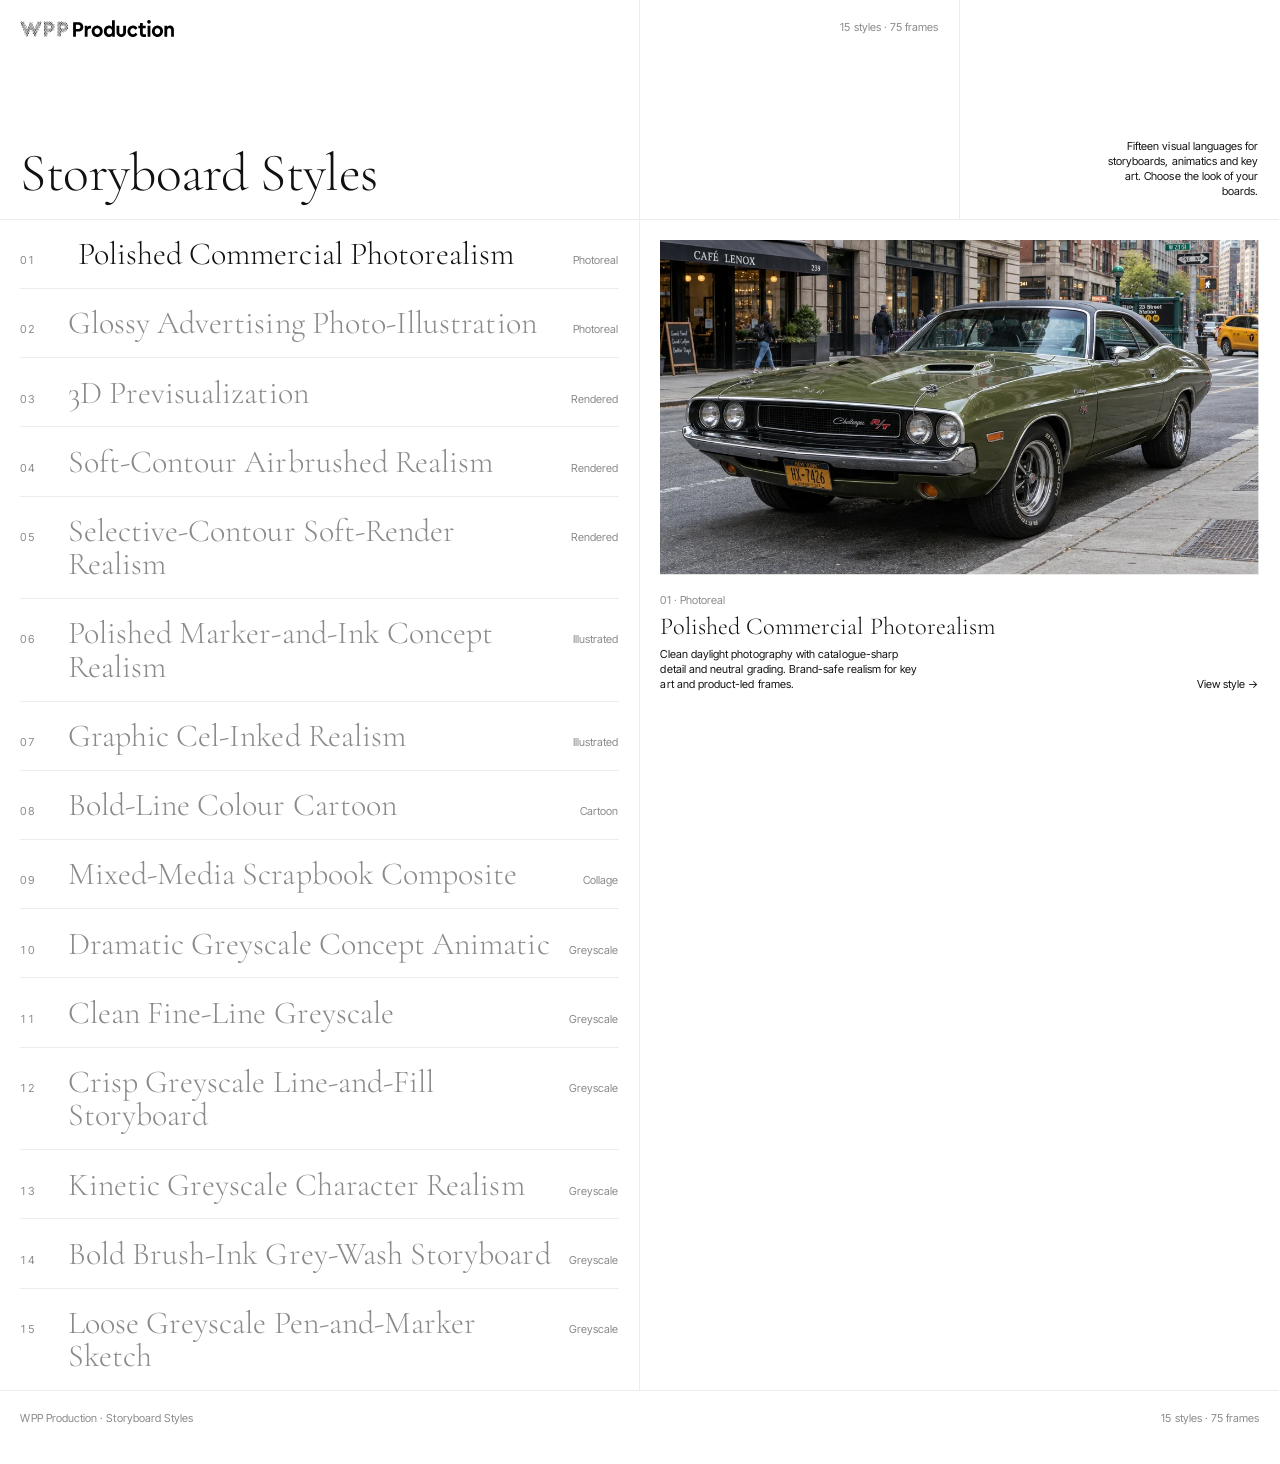
<file: index.html>
<!doctype html>
<html lang="en">
<head>
  <meta charset="utf-8">
  <meta name="viewport" content="width=device-width, initial-scale=1">
  <title>Storyboard Styles · WPP Production</title>
  <meta name="description" content="Fifteen visual languages for storyboards, animatics and key art. Browse and choose the look of your boards.">
  <meta property="og:title" content="Storyboard Styles · WPP Production">
  <meta property="og:description" content="Fifteen visual languages for storyboards, animatics and key art.">
  <link rel="icon" href="assets/favicon.svg" type="image/svg+xml">
  <link rel="preconnect" href="https://fonts.googleapis.com">
  <link rel="preconnect" href="https://fonts.gstatic.com" crossorigin>
  <link href="https://fonts.googleapis.com/css2?family=Cormorant+Garamond:ital,wght@0,300;0,400;1,300&family=Inter+Tight:wght@400;500&display=swap" rel="stylesheet">
  <link rel="stylesheet" href="styles.css">
</head>
<body>
  <a class="skip" href="#main">Skip to styles</a>

  <div class="card" id="main" tabindex="-1">
    <!-- Header row: rendered by app.js so it can change per view -->
    <header class="grid header" id="header"></header>
    <main id="view" aria-live="polite"></main>
  </div>

  <footer class="foot">
    <span>WPP Production · Storyboard Styles</span>
    <span id="foot-count">15 styles · 75 frames</span>
  </footer>

  <!-- Lightbox -->
  <div class="lightbox" id="lightbox" hidden role="dialog" aria-modal="true" aria-label="Frame viewer">
    <button class="lb-close micro link" id="lb-close" type="button">Close</button>
    <button class="lb-arrow lb-prev" id="lb-prev" type="button" aria-label="Previous frame">←</button>
    <figure class="lb-figure">
      <img id="lb-img" alt="">
      <figcaption class="micro" id="lb-cap"></figcaption>
    </figure>
    <button class="lb-arrow lb-next" id="lb-next" type="button" aria-label="Next frame">→</button>
  </div>

  <div class="toast micro" id="toast" role="status" hidden></div>

  <script src="data.js"></script>
  <script src="app.js"></script>
</body>
</html>
</file>
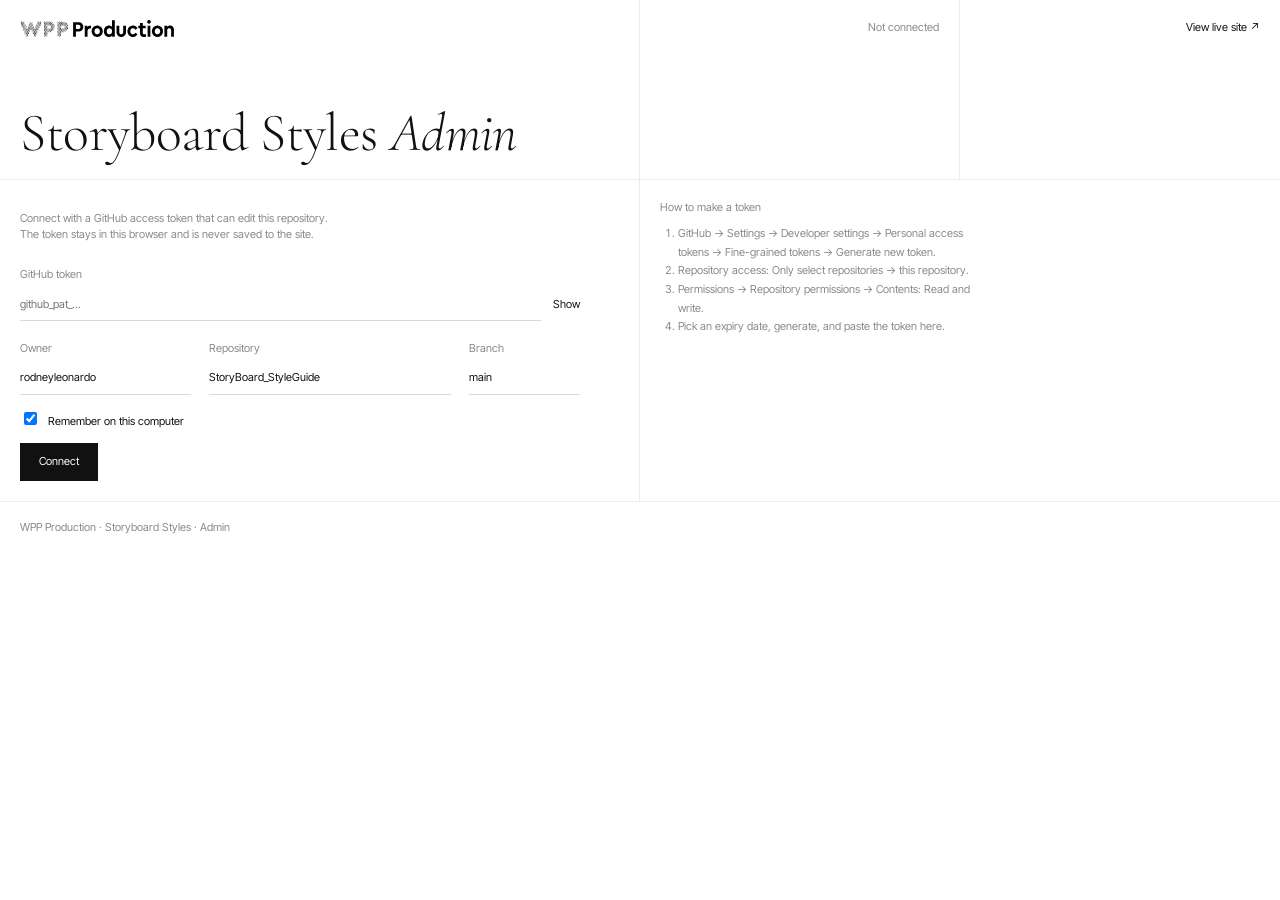
<file: admin.html>
<!doctype html>
<html lang="en">
<head>
  <meta charset="utf-8">
  <meta name="viewport" content="width=device-width, initial-scale=1">
  <meta name="robots" content="noindex, nofollow">
  <title>Admin · Storyboard Styles</title>
  <link rel="icon" href="assets/favicon.svg" type="image/svg+xml">
  <link rel="preconnect" href="https://fonts.googleapis.com">
  <link rel="preconnect" href="https://fonts.gstatic.com" crossorigin>
  <link href="https://fonts.googleapis.com/css2?family=Cormorant+Garamond:ital,wght@0,300;0,400;1,300&family=Inter+Tight:wght@400;500&display=swap" rel="stylesheet">
  <style>
    /* Admin · same tokens as the public site (styles.css), kept standalone so this page never depends on site CSS changes. */
    :root {
      --sheet: #ffffff; --ink: #111111; --muted: #8a8a8a; --hair: #ececec; --soft: #f6f6f6;
      --alert: #a3341f; --ok: #2f6b3a;
      --pad: clamp(14px, 1.6vw, 40px);
      --micro: clamp(11px, .68vw, 15px);
      --serif: "Cormorant Garamond", "EB Garamond", Garamond, "Times New Roman", serif;
      --sans: "Inter Tight", "Helvetica Neue", Helvetica, Arial, sans-serif;
      --ease: cubic-bezier(.2, .7, .1, 1);
    }
    * { box-sizing: border-box; }
    body { margin: 0; background: var(--sheet); color: var(--ink); font: 400 var(--micro)/1.4 var(--sans); -webkit-font-smoothing: antialiased; }
    img { display: block; max-width: 100%; }
    button, input, textarea, select { font: inherit; color: inherit; }
    button { background: none; border: 0; padding: 0; cursor: pointer; }
    a { color: inherit; }
    :focus-visible { outline: 1px solid var(--ink); outline-offset: 3px; }
    [hidden] { display: none !important; }

    .muted { color: var(--muted); }
    .link { position: relative; text-decoration: none; }
    .link::after { content: ""; position: absolute; left: 0; right: 0; bottom: -2px; height: 1px; background: currentColor; transform: scaleX(0); transform-origin: left; transition: transform .45s var(--ease); }
    .link:hover::after, .link:focus-visible::after { transform: scaleX(1); }
    .link[disabled] { opacity: .3; pointer-events: none; }
    .danger { color: var(--alert); }

    /* Grid */
    .grid { display: grid; grid-template-columns: repeat(4, minmax(0, 1fr)); }
    .cell { padding: var(--pad); border-right: 1px solid var(--hair); border-bottom: 1px solid var(--hair); min-width: 0; display: flex; flex-direction: column; }
    .grid > .cell:last-child { border-right: 0; }
    .span2 { grid-column: span 2; }
    .split { justify-content: space-between; }

    /* Header */
    .head .cell { min-height: clamp(180px, 14vw, 300px); }
    .logo { width: clamp(150px, 12vw, 250px); }
    .title { margin: 0; font: 300 clamp(34px, 4.2vw, 96px)/.95 var(--serif); letter-spacing: -.012em; }
    .title em { font-style: italic; }
    .tr { align-items: flex-end; text-align: right; }

    /* Connect */
    .connect { max-width: 560px; display: grid; gap: 14px; }
    .field { display: grid; gap: 6px; }
    .field label { color: var(--muted); }
    .input, .textarea {
      width: 100%; border: 0; border-bottom: 1px solid #d8d8d8; border-radius: 0; background: transparent;
      padding: 8px 0; outline: none; transition: border-color .3s;
    }
    .input:focus, .textarea:focus { border-color: var(--ink); }
    .input.big { font: 300 clamp(24px, 2.2vw, 40px)/1.1 var(--serif); }
    .masked { -webkit-text-security: disc; }
    .textarea { resize: vertical; min-height: 64px; }
    .row { display: flex; gap: 18px; flex-wrap: wrap; align-items: baseline; }
    .btn { border: 1px solid var(--ink); padding: 10px 18px; transition: background .25s, color .25s; }
    .btn:hover { background: var(--ink); color: #fff; }
    .btn.solid { background: var(--ink); color: #fff; }
    .btn.solid:hover { background: #333; }
    .btn[disabled] { opacity: .35; pointer-events: none; }

    /* Workspace */
    .work { display: grid; grid-template-columns: minmax(0, 1.25fr) minmax(0, 1fr); border-bottom: 1px solid var(--hair); }
    .list-col { border-right: 1px solid var(--hair); }
    .list-head { display: flex; justify-content: space-between; align-items: baseline; padding: 18px var(--pad); border-bottom: 1px solid var(--hair); gap: 12px; flex-wrap: wrap; }
    .list { list-style: none; margin: 0; padding: 0; }
    .item {
      display: grid; grid-template-columns: 3em clamp(90px, 9vw, 150px) minmax(0, 1fr) auto; gap: 18px; align-items: center;
      padding: 14px var(--pad); border-bottom: 1px solid var(--hair); transition: background .25s;
    }
    .item.on { background: var(--soft); }
    .item.is-hidden .thumb, .item.is-hidden .iname { opacity: .35; }
    .item.is-new .iname::after { content: "New"; margin-left: 10px; font: 400 var(--micro) var(--sans); color: var(--ok); vertical-align: middle; }
    .num { color: var(--muted); font-variant-numeric: tabular-nums; }
    .thumb { aspect-ratio: 1088 / 608; background: var(--soft); overflow: hidden; }
    .thumb img { width: 100%; height: 100%; object-fit: cover; }
    .iname { margin: 0; font: 300 clamp(18px, 1.5vw, 30px)/1.1 var(--serif); }
    .imeta { color: var(--muted); margin-top: 4px; }
    .imeta .state { color: var(--ink); }
    .item.is-hidden .imeta .state { color: var(--alert); }
    .acts { display: grid; grid-auto-flow: column; gap: 14px; align-items: center; white-space: nowrap; }
    .arrows { display: grid; gap: 2px; }
    .arrow { font: 300 16px/1 var(--serif); padding: 2px 6px; opacity: .6; }
    .arrow:hover { opacity: 1; }
    .arrow[disabled] { opacity: .15; pointer-events: none; }

    /* Editor */
    .editor { position: sticky; top: 0; align-self: start; padding: var(--pad); display: grid; gap: 22px; max-height: 100vh; overflow: auto; }
    .editor h2 { margin: 0; font: 300 clamp(26px, 2.4vw, 46px)/1 var(--serif); }
    .frames { display: grid; grid-template-columns: repeat(5, minmax(0, 1fr)); gap: 10px; }
    .drop {
      position: relative; aspect-ratio: 1088 / 608; border: 1px dashed #cfcfcf; background: var(--soft);
      display: flex; align-items: center; justify-content: center; text-align: center; cursor: pointer; overflow: hidden;
      transition: border-color .25s, background .25s;
    }
    .drop:hover, .drop.drag { border-color: var(--ink); background: #efefef; }
    .drop img { position: absolute; inset: 0; width: 100%; height: 100%; object-fit: cover; }
    .drop .plus { font: 300 22px/1 var(--serif); color: var(--muted); }
    .drop.filled { border-style: solid; border-color: var(--hair); }
    .drop.changed::after { content: ""; position: absolute; top: 6px; right: 6px; width: 7px; height: 7px; border-radius: 50%; background: var(--ok); }
    .flabel { display: flex; justify-content: space-between; margin-top: 6px; color: var(--muted); }
    .hint { color: var(--muted); max-width: 52ch; }
    .err { color: var(--alert); }

    .confirm { border: 1px solid var(--alert); padding: 14px; display: grid; gap: 10px; }

    /* Publish bar */
    .bar {
      position: sticky; bottom: 0; z-index: 5; background: rgba(255,255,255,.96); backdrop-filter: blur(6px);
      border-top: 1px solid var(--ink); padding: 14px var(--pad) calc(14px + env(safe-area-inset-bottom, 0px));
      display: flex; justify-content: space-between; align-items: center; gap: 16px; flex-wrap: wrap;
    }
    .changes { display: flex; gap: 6px 18px; flex-wrap: wrap; }
    .changes span::before { content: "· "; color: var(--muted); }
    .status { min-height: 1.4em; }
    .status.ok { color: var(--ok); }
    .status.bad { color: var(--alert); }
    .foot { display: flex; justify-content: space-between; padding: 18px var(--pad) 40px; color: var(--muted); gap: 12px; flex-wrap: wrap; }

    @media (max-width: 1000px) {
      .work { grid-template-columns: 1fr; }
      .list-col { border-right: 0; }
      .editor { position: static; max-height: none; border-top: 1px solid var(--ink); }
    }
    @media (max-width: 680px) {
      .grid { grid-template-columns: 1fr 1fr; }
      .head .cell { min-height: 120px; }
      .head .hide-m { display: none; }
      .head .cell { grid-column: 1 / -1; border-right: 0; }
      .head .tr { min-height: 0; flex-direction: row; align-items: baseline; padding-top: 12px; padding-bottom: 12px; }
      .item .arrows { grid-auto-flow: column; }
      .item { grid-template-columns: 90px minmax(0, 1fr); grid-template-areas: "t n" "t a"; gap: 6px 12px; }
      .item .num { display: none; }
      .item .thumb { grid-area: t; }
      .item .main { grid-area: n; }
      .item .acts { grid-area: a; justify-content: start; gap: 12px; }
      .frames { grid-template-columns: repeat(2, minmax(0, 1fr)); }
    }
    @media (prefers-reduced-motion: reduce) { * { transition: none !important; } }
  </style>
</head>
<body>

  <header class="grid head">
    <div class="cell split span2">
      <img class="logo" src="assets/wpp-production-logo.svg" alt="WPP Production">
      <h1 class="title">Storyboard Styles <em>Admin</em></h1>
    </div>
    <div class="cell tr hide-m"><span class="muted" id="repo-label">Not connected</span></div>
    <div class="cell split tr">
      <a class="link" href="./" target="_blank" rel="noopener">View live site ↗</a>
      <span class="muted" id="count-label"></span>
    </div>
  </header>

  <!-- Step 1: connect -->
  <section id="connect-view" class="grid">
    <div class="cell span2">
      <form class="connect" id="connect-form" autocomplete="off">
        <p class="hint">Connect with a GitHub access token that can edit this repository. The token stays in this browser and is never saved to the site.</p>
        <div class="field">
          <label for="f-token">GitHub token</label>
          <div class="row" style="gap:12px;flex-wrap:nowrap"><input class="input masked" id="f-token" name="gh-access-code" type="text" autocomplete="off" autocapitalize="off" autocorrect="off" spellcheck="false" data-1p-ignore data-lpignore="true" placeholder="github_pat_…" required><button class="link" type="button" id="f-show">Show</button></div>
          <span class="muted" id="f-len"></span>
        </div>
        <div class="row">
          <div class="field" style="flex:1 1 160px"><label for="f-owner">Owner</label><input class="input" id="f-owner" value="rodneyleonardo" required></div>
          <div class="field" style="flex:2 1 220px"><label for="f-repo">Repository</label><input class="input" id="f-repo" value="StoryBoard_StyleGuide" required></div>
          <div class="field" style="flex:1 1 100px"><label for="f-branch">Branch</label><input class="input" id="f-branch" value="main" required></div>
        </div>
        <label class="row" style="gap:8px"><input type="checkbox" id="f-remember" checked> <span>Remember on this computer</span></label>
        <div class="row"><button class="btn solid" type="submit" id="connect-btn">Connect</button><span class="status" id="connect-status"></span></div>
      </form>
    </div>
    <div class="cell span2">
      <p class="muted" style="margin:0 0 8px">How to make a token</p>
      <ol class="hint" style="margin:0;padding-left:18px;line-height:1.7">
        <li>GitHub → Settings → Developer settings → Personal access tokens → Fine-grained tokens → Generate new token.</li>
        <li>Repository access: Only select repositories → this repository.</li>
        <li>Permissions → Repository permissions → Contents: Read and write.</li>
        <li>Pick an expiry date, generate, and paste the token here.</li>
      </ol>
    </div>
  </section>

  <!-- Step 2: manage -->
  <section id="work-view" hidden>
    <div class="work">
      <div class="list-col">
        <div class="list-head">
          <span class="muted">Reorder with the arrows. Hidden styles stay in the library but don't appear on the site.</span>
          <button class="link" type="button" id="add-btn">+ Add a new style</button>
        </div>
        <ol class="list" id="list"></ol>
      </div>
      <aside class="editor" id="editor" aria-live="polite"></aside>
    </div>

    <div class="bar">
      <div>
        <div class="changes" id="changes"><span class="muted" style="all:unset;color:var(--muted)">No changes yet.</span></div>
        <div class="status" id="pub-status"></div>
      </div>
      <div class="row">
        <button class="link" type="button" id="discard-btn" disabled>Discard changes</button>
        <button class="btn solid" type="button" id="publish-btn" disabled>Publish to site</button>
      </div>
    </div>
  </section>

  <footer class="foot">
    <span>WPP Production · Storyboard Styles · Admin</span>
    <button class="link" type="button" id="signout-btn" hidden>Disconnect</button>
  </footer>

<script>
(function () {
  "use strict";

  /* ---------- config ---------- */
  var W = 1088, H = 608, QUALITY = 0.86;
  var API = "https://api.github.com";
  var LS = "wpp-styles-admin";
  var DEFAULT_SCENES = { car: "Street", kid: "Breakfast", keeper: "Goalkeeper", elephants: "Elephants", lake: "Lake" };

  var cfg = null;              // { token, owner, repo, branch }
  var base = null;             // { styles, scenes, extras, dataSha, headSha }
  var styles = [];             // working copy
  var pendingImgs = {};        // path -> { b64, url }
  var deletedSlugs = [];       // slugs whose image folders should be removed
  var selected = null;         // slug in editor, "__new" for new
  var draft = null;            // editor working object for new style
  var canWebp = null;

  var $ = function (s) { return document.querySelector(s); };
  function esc(t) { return String(t == null ? "" : t).replace(/[&<>"]/g, function (c) { return { "&": "&amp;", "<": "&lt;", ">": "&gt;", '"': "&quot;" }[c]; }); }
  function pad(n) { return (n < 10 ? "0" : "") + n; }
  function slugify(s) { return String(s).toLowerCase().normalize("NFKD").replace(/[̀-ͯ]/g, "").replace(/[^a-z0-9]+/g, "-").replace(/^-+|-+$/g, ""); }
  function scenes() { return (base && base.scenes) || DEFAULT_SCENES; }
  function sceneKeys() { return Object.keys(scenes()); }
  function imgPath(slug, key) { return "images/" + slug + "/" + key + "-1.webp"; }
  function store(get, val) {
    try { if (get) return JSON.parse(localStorage.getItem(LS) || "null"); if (val) localStorage.setItem(LS, JSON.stringify(val)); else localStorage.removeItem(LS); } catch (e) { return null; }
  }

  /* ---------- GitHub API ---------- */
  function gh(path, opts) {
    opts = opts || {};
    return fetch(API + path, {
      method: opts.method || "GET",
      headers: { "Authorization": "Bearer " + cfg.token, "Accept": "application/vnd.github+json", "X-GitHub-Api-Version": "2022-11-28", "Content-Type": "application/json" },
      body: opts.body ? JSON.stringify(opts.body) : undefined,
      cache: "no-store"
    }).then(function (r) {
      if (r.status === 404 && opts.allow404) return null;
      if (!r.ok) return r.json().catch(function () { return {}; }).then(function (j) {
        var msg = j.message || ("GitHub error " + r.status);
        if (r.status === 401) msg = "GitHub didn't accept the token. Check that it's pasted fully and hasn't expired.";
        if (r.status === 403 || r.status === 404) msg = "The token can't reach " + cfg.owner + "/" + cfg.repo + ". Make sure it has Contents: Read and write on this repository.";
        throw new Error(msg);
      });
      return r.status === 204 ? null : r.json();
    });
  }
  var repoPath = function () { return "/repos/" + encodeURIComponent(cfg.owner) + "/" + encodeURIComponent(cfg.repo); };
  function b64ToText(b64) { var bin = atob(b64.replace(/\n/g, "")); var bytes = new Uint8Array(bin.length); for (var i = 0; i < bin.length; i++) bytes[i] = bin.charCodeAt(i); return new TextDecoder().decode(bytes); }

  function parseData(text) {
    var w = {};
    new Function("window", text)(w);
    if (!Array.isArray(w.STYLES)) throw new Error("data.js doesn't contain a style list.");
    var extras = {};
    Object.keys(w).forEach(function (k) { if (k !== "STYLES" && k !== "SCENES") extras[k] = w[k]; });
    return { styles: w.STYLES, scenes: w.SCENES || DEFAULT_SCENES, extras: extras };
  }

  function serialize(list) {
    var clean = list.map(function (s) {
      var o = { slug: s.slug, name: s.name, family: s.family, frames: sceneKeys().length, description: s.description };
      if (s.hidden) o.hidden = true;
      return o;
    });
    var out = "/*\n  Storyboard Styles: content.\n  Managed from admin.html. Each style has one frame per scene, stored in images/<slug>/<scene>-1.webp.\n  A style with hidden: true stays in the library but is not shown on the site.\n*/\n";
    out += "window.STYLES = " + JSON.stringify(clean, null, 2) + ";\n\n";
    out += "window.SCENES = " + JSON.stringify(scenes(), null, 2) + ";\n";
    Object.keys(base.extras).forEach(function (k) { out += "window." + k + " = " + JSON.stringify(base.extras[k]) + ";\n"; });
    return out;
  }

  function load() {
    var refP = gh(repoPath() + "/git/ref/heads/" + encodeURIComponent(cfg.branch));
    var dataP = gh(repoPath() + "/contents/data.js?ref=" + encodeURIComponent(cfg.branch));
    return Promise.all([refP, dataP]).then(function (res) {
      var parsed = parseData(b64ToText(res[1].content));
      base = { styles: parsed.styles, scenes: parsed.scenes, extras: parsed.extras, dataSha: res[1].sha, headSha: res[0].object.sha };
      styles = JSON.parse(JSON.stringify(parsed.styles));
      pendingImgs = {}; deletedSlugs = []; selected = null; draft = null;
    });
  }

  /* ---------- image conversion ---------- */
  function detectWebp() {
    if (canWebp !== null) return canWebp;
    var c = document.createElement("canvas"); c.width = c.height = 2;
    canWebp = c.toDataURL("image/webp").indexOf("data:image/webp") === 0;
    return canWebp;
  }
  function convert(file) {
    return new Promise(function (resolve, reject) {
      if (!file || !/^image\//.test(file.type)) return reject(new Error("That file isn't an image."));
      if (!detectWebp()) return reject(new Error("This browser can't create WebP images. Please use Chrome for adding frames."));
      var url = URL.createObjectURL(file), im = new Image();
      im.onload = function () {
        var c = document.createElement("canvas"); c.width = W; c.height = H;
        var g = c.getContext("2d"), s = Math.max(W / im.naturalWidth, H / im.naturalHeight);
        var dw = im.naturalWidth * s, dh = im.naturalHeight * s;
        g.drawImage(im, (W - dw) / 2, (H - dh) / 2, dw, dh);
        URL.revokeObjectURL(url);
        var data = c.toDataURL("image/webp", QUALITY);
        resolve({ b64: data.split(",")[1], url: data, ratioOff: Math.abs(im.naturalWidth / im.naturalHeight - W / H) > 0.02 });
      };
      im.onerror = function () { URL.revokeObjectURL(url); reject(new Error("Couldn't read that image.")); };
      im.src = url;
    });
  }

  /* ---------- change tracking ---------- */
  function diff() {
    var out = [], baseBy = {}, curBy = {};
    base.styles.forEach(function (s) { baseBy[s.slug] = s; });
    styles.forEach(function (s) { curBy[s.slug] = s; });
    styles.forEach(function (s) {
      var b = baseBy[s.slug];
      if (!b) { out.push("Add " + s.name); return; }
      if (!!b.hidden !== !!s.hidden) out.push((s.hidden ? "Hide " : "Show ") + s.name);
      if (b.name !== s.name || b.family !== s.family || b.description !== s.description) out.push("Edit " + s.name);
      var changed = sceneKeys().filter(function (k) { return pendingImgs[imgPath(s.slug, k)]; }).length;
      if (changed) out.push("Replace " + changed + " frame" + (changed > 1 ? "s" : "") + " in " + s.name);
    });
    base.styles.forEach(function (s) { if (!curBy[s.slug]) out.push("Delete " + s.name); });
    var bOrder = base.styles.map(function (s) { return s.slug; }).filter(function (x) { return curBy[x]; }).join();
    var cOrder = styles.map(function (s) { return s.slug; }).filter(function (x) { return baseBy[x]; }).join();
    if (bOrder !== cOrder) out.push("Reorder list");
    return out;
  }

  /* ---------- render ---------- */
  function thumbSrc(s) { var p = imgPath(s.slug, sceneKeys()[0]); return pendingImgs[p] ? pendingImgs[p].url : p + "?v=" + base.headSha.slice(0, 7); }
  function isNew(s) { return !base.styles.some(function (b) { return b.slug === s.slug; }); }

  function renderList() {
    var live = styles.filter(function (s) { return !s.hidden; }).length;
    $("#count-label").textContent = live + " live · " + (styles.length - live) + " hidden";
    $("#list").innerHTML = styles.map(function (s, i) {
      return '<li class="item' + (s.hidden ? " is-hidden" : "") + (isNew(s) ? " is-new" : "") + (selected === s.slug ? " on" : "") + '" data-slug="' + esc(s.slug) + '">' +
        '<span class="num">' + pad(i + 1) + '</span>' +
        '<div class="thumb"><img src="' + esc(thumbSrc(s)) + '" alt="" loading="lazy"></div>' +
        '<div class="main"><p class="iname">' + esc(s.name) + '</p><div class="imeta">' + esc(s.family) + ' · <span class="state">' + (s.hidden ? "Hidden" : "Live") + '</span></div></div>' +
        '<div class="acts">' +
          '<span class="arrows"><button class="arrow" data-act="up" aria-label="Move up"' + (i === 0 ? " disabled" : "") + '>↑</button><button class="arrow" data-act="down" aria-label="Move down"' + (i === styles.length - 1 ? " disabled" : "") + '>↓</button></span>' +
          '<button class="link" data-act="edit">Edit</button>' +
          '<button class="link" data-act="toggle">' + (s.hidden ? "Show" : "Hide") + '</button>' +
        '</div></li>';
    }).join("");
    var d = diff();
    $("#changes").innerHTML = d.length ? d.map(function (x) { return "<span>" + esc(x) + "</span>"; }).join("") : '<span class="muted" style="all:unset;color:var(--muted)">No changes yet.</span>';
    $("#publish-btn").disabled = !d.length;
    $("#discard-btn").disabled = !d.length;
  }

  function frameGrid(slug, existing) {
    return '<div class="frames">' + sceneKeys().map(function (k, n) {
      var p = slug ? imgPath(slug, k) : null, pend = p && pendingImgs[p], dk = draft && draft.imgs && draft.imgs[k];
      var src = pend ? pend.url : dk ? dk.url : (existing && p ? p + "?v=" + base.headSha.slice(0, 7) : "");
      return '<div><label class="drop' + (src ? " filled" : "") + (pend || dk ? " changed" : "") + '" data-key="' + k + '" tabindex="0">' +
        (src ? '<img src="' + esc(src) + '" alt="">' : '<span class="plus">+</span>') +
        '<input type="file" accept="image/*" hidden></label>' +
        '<div class="flabel"><span>' + esc(scenes()[k]) + '</span><span>' + pad(n + 1) + '</span></div></div>';
    }).join("") + '</div>';
  }

  function families() {
    var f = {}; styles.forEach(function (s) { if (s.family) f[s.family] = 1; });
    return '<datalist id="fams">' + Object.keys(f).map(function (x) { return '<option value="' + esc(x) + '">'; }).join("") + '</datalist>';
  }

  function renderEditor() {
    var ed = $("#editor");
    if (!selected) {
      ed.innerHTML = '<p class="muted" style="margin:0">Select Edit on a style, or add a new one.</p>' +
        '<p class="hint">Changes are staged here until you press Publish to site. Publishing makes one commit to GitHub, and the live site updates in about a minute.</p>';
      return;
    }
    if (selected === "__new") {
      ed.innerHTML = '<h2>New style</h2>' +
        '<div class="field"><label for="e-name">Name</label><input class="input big" id="e-name" value="' + esc(draft.name) + '" placeholder="Style name"></div>' +
        '<div class="field"><label for="e-family">Family</label><input class="input" id="e-family" list="fams" value="' + esc(draft.family) + '" placeholder="Photoreal, Illustrated, Greyscale…">' + families() + '</div>' +
        '<div class="field"><label for="e-desc">Description</label><textarea class="textarea" id="e-desc" rows="3" placeholder="One or two short sentences.">' + esc(draft.description) + '</textarea></div>' +
        '<div class="field"><label>Frames, one per scene. Click or drop an image on each.</label>' + frameGrid(null, false) + '</div>' +
        '<p class="hint">Images are resized to 1088 × 608 and saved as WebP. The first frame is the thumbnail on the home page.</p>' +
        '<p class="err" id="e-err"></p>' +
        '<div class="row"><button class="btn solid" type="button" id="e-save">Add to list</button><button class="link" type="button" id="e-cancel">Cancel</button></div>';
      wireEditor(true);
      return;
    }
    var s = styles.filter(function (x) { return x.slug === selected; })[0];
    if (!s) { selected = null; return renderEditor(); }
    ed.innerHTML = '<span class="muted">' + esc(s.slug) + '</span>' +
      '<div class="field"><label for="e-name">Name</label><input class="input big" id="e-name" value="' + esc(s.name) + '"></div>' +
      '<div class="field"><label for="e-family">Family</label><input class="input" id="e-family" list="fams" value="' + esc(s.family) + '">' + families() + '</div>' +
      '<div class="field"><label for="e-desc">Description</label><textarea class="textarea" id="e-desc" rows="3">' + esc(s.description) + '</textarea></div>' +
      '<div class="field"><label>Frames. Drop an image on any frame to replace it.</label>' + frameGrid(s.slug, !isNew(s)) + '</div>' +
      '<p class="err" id="e-err"></p>' +
      '<div class="row"><button class="btn solid" type="button" id="e-save">Apply</button><button class="link" type="button" id="e-cancel">Close</button>' +
      '<span style="flex:1"></span><button class="link danger" type="button" id="e-delete">Delete style</button></div>' +
      '<div id="e-confirm"></div>';
    wireEditor(false, s);
  }

  function wireEditor(isNewStyle, s) {
    document.querySelectorAll("#editor .drop").forEach(function (dz) {
      var input = dz.querySelector("input"), key = dz.dataset.key;
      function take(file) {
        $("#e-err").className = "hint"; $("#e-err").textContent = "Converting " + scenes()[key] + "…";
        convert(file).then(function (res) {
          var er = $("#e-err"); er.className = "hint"; er.textContent = res.ratioOff ? scenes()[key] + " wasn't 16:9, so it was centre-cropped to fit." : "";
          if (isNewStyle) { draft.imgs[key] = res; }
          else { pendingImgs[imgPath(s.slug, key)] = res; renderList(); }
          var old = dz.querySelector("img, .plus"); if (old) old.remove();
          var im = document.createElement("img"); im.src = res.url; im.alt = ""; dz.insertBefore(im, input);
          dz.classList.add("filled", "changed");
        }).catch(function (e) { $("#e-err").className = "err"; $("#e-err").textContent = e.message; });
      }
      input.addEventListener("change", function () { if (input.files[0]) take(input.files[0]); });
      dz.addEventListener("keydown", function (e) { if (e.key === "Enter" || e.key === " ") { e.preventDefault(); input.click(); } });
      dz.addEventListener("dragover", function (e) { e.preventDefault(); dz.classList.add("drag"); });
      dz.addEventListener("dragleave", function () { dz.classList.remove("drag"); });
      dz.addEventListener("drop", function (e) { e.preventDefault(); dz.classList.remove("drag"); if (e.dataTransfer.files[0]) take(e.dataTransfer.files[0]); });
    });
    $("#e-cancel").addEventListener("click", function () { selected = null; draft = null; renderList(); renderEditor(); });
    $("#e-save").addEventListener("click", function () {
      var name = $("#e-name").value.trim(), fam = $("#e-family").value.trim(), desc = $("#e-desc").value.trim(), err = $("#e-err"); err.className = "err";
      if (!name) { err.textContent = "Give the style a name."; return; }
      if (!fam) { err.textContent = "Add a family, for example Illustrated."; return; }
      if (isNewStyle) {
        var missing = sceneKeys().filter(function (k) { return !draft.imgs[k]; });
        if (missing.length) { err.textContent = "Add the missing frame" + (missing.length > 1 ? "s" : "") + ": " + missing.map(function (k) { return scenes()[k]; }).join(", ") + "."; return; }
        var slug = slugify(name), n = 2;
        while (styles.some(function (x) { return x.slug === slug; }) || base.styles.some(function (x) { return x.slug === slug; })) slug = slugify(name) + "-" + n++;
        sceneKeys().forEach(function (k) { pendingImgs[imgPath(slug, k)] = draft.imgs[k]; });
        deletedSlugs = deletedSlugs.filter(function (x) { return x !== slug; });
        styles.push({ slug: slug, name: name, family: fam, frames: sceneKeys().length, description: desc });
        selected = null; draft = null;
      } else {
        s.name = name; s.family = fam; s.description = desc; selected = null;
      }
      renderList(); renderEditor();
      $("#pub-status").className = "status"; $("#pub-status").textContent = "Staged. Press Publish to site when you're ready.";
    });
    var del = $("#e-delete");
    if (del) del.addEventListener("click", function () {
      $("#e-confirm").innerHTML = '<div class="confirm"><span class="danger">Delete ' + esc(s.name) + ' and its ' + sceneKeys().length + ' images from the repository? To keep it but take it off the site, use Hide instead.</span>' +
        '<div class="row"><button class="btn" type="button" id="c-yes" style="border-color:var(--alert);color:var(--alert)">Delete style</button><button class="link" type="button" id="c-no">Keep it</button></div></div>';
      $("#c-no").addEventListener("click", function () { $("#e-confirm").innerHTML = ""; });
      $("#c-yes").addEventListener("click", function () {
        styles = styles.filter(function (x) { return x.slug !== s.slug; });
        Object.keys(pendingImgs).forEach(function (p) { if (p.indexOf("images/" + s.slug + "/") === 0) delete pendingImgs[p]; });
        if (!isNew(s)) deletedSlugs.push(s.slug);
        selected = null; renderList(); renderEditor();
      });
    });
  }

  /* ---------- list actions ---------- */
  $("#list").addEventListener("click", function (e) {
    var b = e.target.closest("button"); if (!b) return;
    var li = b.closest(".item"), slug = li.dataset.slug, i = styles.findIndex(function (s) { return s.slug === slug; });
    var act = b.dataset.act;
    if (act === "up" && i > 0) { styles.splice(i - 1, 0, styles.splice(i, 1)[0]); }
    if (act === "down" && i < styles.length - 1) { styles.splice(i + 1, 0, styles.splice(i, 1)[0]); }
    if (act === "toggle") styles[i].hidden = !styles[i].hidden;
    if (act === "edit") { selected = slug; draft = null; renderEditor(); }
    renderList();
    if (act === "up" || act === "down") { var btn = document.querySelector('.item[data-slug="' + slug + '"] [data-act="' + act + '"]'); if (btn && !btn.disabled) btn.focus(); }
  });
  $("#add-btn").addEventListener("click", function () {
    selected = "__new"; draft = { name: "", family: "", description: "", imgs: {} };
    renderList(); renderEditor(); $("#e-name").focus();
  });
  $("#discard-btn").addEventListener("click", function () {
    styles = JSON.parse(JSON.stringify(base.styles)); pendingImgs = {}; deletedSlugs = []; selected = null; draft = null;
    renderList(); renderEditor(); $("#pub-status").className = "status"; $("#pub-status").textContent = "Changes discarded.";
  });

  /* ---------- publish: one atomic commit ---------- */
  $("#publish-btn").addEventListener("click", function () {
    var btn = this, st = $("#pub-status"), summary = diff();
    if (!summary.length) return;
    if (!styles.some(function (s) { return !s.hidden; })) { st.className = "status bad"; st.textContent = "At least one style needs to stay live."; return; }
    btn.disabled = true; st.className = "status"; st.textContent = "Checking for changes made elsewhere…";
    var rp = repoPath(), headSha, treeSha;
    gh(rp + "/contents/data.js?ref=" + encodeURIComponent(cfg.branch)).then(function (cur) {
      if (cur.sha !== base.dataSha) throw new Error("The library changed on GitHub since you opened this page. Copy any text you need, reload the page and redo your changes.");
      return gh(rp + "/git/ref/heads/" + encodeURIComponent(cfg.branch));
    }).then(function (ref) {
      headSha = ref.object.sha;
      return gh(rp + "/git/commits/" + headSha);
    }).then(function (commit) {
      treeSha = commit.tree.sha;
      return Promise.all(deletedSlugs.map(function (slug) {
        return gh(rp + "/contents/images/" + encodeURIComponent(slug) + "?ref=" + encodeURIComponent(cfg.branch), { allow404: true })
          .then(function (items) { return (items || []).filter(function (f) { return f.type === "file"; }).map(function (f) { return f.path; }); });
      }));
    }).then(function (delLists) {
      var dels = [].concat.apply([], delLists), paths = Object.keys(pendingImgs), done = 0;
      st.textContent = "Uploading " + paths.length + " image" + (paths.length === 1 ? "" : "s") + "…";
      var seq = Promise.resolve(), entries = [];
      paths.forEach(function (p) {
        seq = seq.then(function () {
          return gh(rp + "/git/blobs", { method: "POST", body: { content: pendingImgs[p].b64, encoding: "base64" } }).then(function (b) {
            entries.push({ path: p, mode: "100644", type: "blob", sha: b.sha });
            done++; st.textContent = "Uploading images… " + done + " / " + paths.length;
          });
        });
      });
      return seq.then(function () {
        entries.push({ path: "data.js", mode: "100644", type: "blob", content: serialize(styles) });
        dels.forEach(function (p) { entries.push({ path: p, mode: "100644", type: "blob", sha: null }); });
        st.textContent = "Saving…";
        return gh(rp + "/git/trees", { method: "POST", body: { base_tree: treeSha, tree: entries } });
      });
    }).then(function (tree) {
      var msg = "Admin: " + summary.join(", ");
      if (msg.length > 200) msg = msg.slice(0, 197) + "…";
      return gh(rp + "/git/commits", { method: "POST", body: { message: msg, tree: tree.sha, parents: [headSha] } });
    }).then(function (c) {
      return gh(rp + "/git/refs/heads/" + encodeURIComponent(cfg.branch), { method: "PATCH", body: { sha: c.sha } });
    }).then(function () {
      return load();
    }).then(function () {
      renderList(); renderEditor();
      st.className = "status ok"; st.textContent = "Published. The live site updates in about a minute. Refresh it with Cmd + Shift + R.";
    }).catch(function (e) {
      st.className = "status bad"; st.textContent = e.message; btn.disabled = false;
    });
  });

  window.addEventListener("beforeunload", function (e) { if (base && diff().length) { e.preventDefault(); e.returnValue = ""; } });

  /* ---------- connect ---------- */
  function showWork() {
    $("#connect-view").hidden = true; $("#work-view").hidden = false; $("#signout-btn").hidden = false;
    $("#repo-label").textContent = cfg.owner + " / " + cfg.repo + " · " + cfg.branch;
    renderList(); renderEditor();
  }
  function connect(c, remember) {
    cfg = c; $("#connect-status").className = "status"; $("#connect-status").textContent = "Connecting…"; $("#connect-btn").disabled = true;
    return load().then(function () {
      if (remember) store(false, cfg); showWork();
    }).catch(function (e) {
      $("#connect-status").className = "status bad"; $("#connect-status").textContent = e.message; $("#connect-btn").disabled = false;
      $("#connect-view").hidden = false; $("#work-view").hidden = true;
    });
  }
  $("#f-show").addEventListener("click", function () {
    var t = $("#f-token"), on = t.classList.toggle("masked"); this.textContent = on ? "Show" : "Hide";
  });
  $("#f-token").addEventListener("input", function () {
    var v = this.value.trim(); $("#f-len").textContent = v ? v.length + " characters" : "";
  });
  $("#connect-form").addEventListener("submit", function (e) {
    e.preventDefault();
    var tok = $("#f-token").value.trim();
    if (!/^(github_pat_|ghp_)/.test(tok) || tok.length < 36) {
      $("#connect-status").className = "status bad";
      $("#connect-status").textContent = "That isn't a GitHub token. A token starts with github_pat_ and is about 90 characters long. It is not your GitHub password.";
      return;
    }
    connect({ token: $("#f-token").value.trim(), owner: $("#f-owner").value.trim(), repo: $("#f-repo").value.trim(), branch: $("#f-branch").value.trim() || "main" }, $("#f-remember").checked);
  });
  $("#signout-btn").addEventListener("click", function () {
    if (base && diff().length && !window.__forceSignout) { $("#pub-status").className = "status bad"; $("#pub-status").textContent = "Publish or discard your changes before disconnecting."; return; }
    store(false, null); location.reload();
  });

  var saved = store(true);
  if (saved && saved.token) { $("#f-owner").value = saved.owner; $("#f-repo").value = saved.repo; $("#f-branch").value = saved.branch; connect(saved, true); }
})();
</script>
</body>
</html>
</file>
<file: styles.css>
/* Storyboard Styles · WPP AI
   Grid language after the Minus "Projects" page: a white sheet of square cells on a pale ground,
   hairline cell borders, micro labels in a neutral grotesk, names in a light Garamond. */

:root {
  --ground: #f2f2f2;
  --sheet: #ffffff;
  --ink: #111111;
  --muted: #8a8a8a;
  --hair: #ececec;
  --navy: #181c62;           /* sampled from the WPP logo */
  --cell-pad: clamp(14px, 1.6vw, 40px);
  --gutter: clamp(16px, 2.4vw, 56px);
  --micro: clamp(11px, .68vw, 15px);
  --serif: "Cormorant Garamond", "EB Garamond", Garamond, "Times New Roman", serif;
  --sans: "Inter Tight", "Helvetica Neue", Helvetica, Arial, sans-serif;
  --ease: cubic-bezier(.2, .7, .1, 1);
}

* { box-sizing: border-box; }
html { -webkit-text-size-adjust: 100%; }
body {
  margin: 0;
  background: var(--ground);
  color: var(--ink);
  font: 400 var(--micro)/1.35 var(--sans);
  letter-spacing: .005em;
  -webkit-font-smoothing: antialiased;
}
img { display: block; max-width: 100%; }
button { font: inherit; color: inherit; background: none; border: 0; padding: 0; cursor: pointer; }
a { color: inherit; text-decoration: none; }
:focus-visible { outline: 1px solid var(--ink); outline-offset: 3px; }

.skip { position: absolute; left: -9999px; }
.skip:focus { left: 16px; top: 16px; background: var(--sheet); padding: 8px 12px; z-index: 50; }

.micro { font: 400 var(--micro)/1.35 var(--sans); }
.muted { color: var(--muted); }
.link { position: relative; }
.link::after {
  content: ""; position: absolute; left: 0; right: 0; bottom: -2px; height: 1px;
  background: currentColor; transform: scaleX(0); transform-origin: left;
  transition: transform .5s var(--ease);
}
.link:hover::after, .link:focus-visible::after { transform: scaleX(1); }

/* ---------- Page frame ---------- */
.crumb {
  margin: 0;
  padding: clamp(20px, 2vw, 40px) var(--gutter);
}
.card {
  width: calc(100% - 2 * var(--gutter));
  margin: 0 auto;
  background: var(--sheet);
  outline: none;
}
.foot {
  display: flex; justify-content: space-between; gap: 16px;
  width: calc(100% - 2 * var(--gutter));
  margin: 0 auto; padding: 20px 0 clamp(32px, 4vw, 80px);
  color: var(--muted);
}

/* ---------- Grid ---------- */
.grid {
  display: grid;
  grid-template-columns: repeat(4, minmax(0, 1fr));
}
.cell {
  position: relative;
  aspect-ratio: 1 / 1;
  padding: var(--cell-pad);
  border-right: 1px solid var(--hair);
  border-bottom: 1px solid var(--hair);
  display: flex; flex-direction: column;
  min-width: 0;
}
.cell.span2 { grid-column: span 2; aspect-ratio: auto; }
.grid { clip-path: inset(0 1px 0 0); }   /* hides the right hairline of the last column */

/* cell alignment helpers */
.tl { justify-content: flex-start; align-items: flex-start; text-align: left; }
.tr { justify-content: flex-start; align-items: flex-end; text-align: right; }
.bl { justify-content: flex-end; align-items: flex-start; text-align: left; }
.br { justify-content: flex-end; align-items: flex-end; text-align: right; }
.split { justify-content: space-between; }

/* ---------- Header ---------- */
.header .cell { aspect-ratio: 1 / 1; }
.title {
  font: 300 clamp(20px, 2vw, 44px)/1.02 var(--serif);
  letter-spacing: -.005em;
  margin: 0;
}
.title em { font-style: italic; }
.logo { width: 76%; max-width: 360px; margin-top: auto; }
.logo img { width: 100%; height: auto; }
.menu {
  display: inline-flex; flex-direction: column; gap: 4px; width: 20px; padding: 4px 0;
}
.menu span { display: block; height: 1px; background: var(--ink); transition: transform .4s var(--ease); }
.menu:hover span:first-child { transform: translateX(-3px); }
.menu:hover span:last-child { transform: translateX(3px); }
.intro { max-width: 22ch; margin: 0; }
.intro-wide { max-width: 30ch; }

/* scene toggle */
.toggle { display: inline-flex; gap: 12px; align-items: baseline; }
.toggle button { color: var(--muted); transition: color .3s; }
.toggle button[aria-pressed="true"] { color: var(--ink); }
.toggle button[aria-pressed="true"]::after { transform: scaleX(1); }

/* ---------- Index rows ---------- */
.item { cursor: pointer; }
.frame {
  width: 100%;
  overflow: hidden;
  background: #f6f6f6;
}
.frame img {
  width: 100%; height: 100%;
  object-fit: cover;
  transform: scale(1.001);
  transition: transform 1.2s var(--ease), opacity .6s var(--ease);
}
.frame.wide { aspect-ratio: 2.3 / 1; margin: auto 0; }
.frame.natural { aspect-ratio: 1088 / 608; }
.cell.bottom .frame { margin-top: auto; }
.item.is-hover .frame img { transform: scale(1.035); }
.item .frame img.swap { opacity: 0; }

.name {
  font: 300 clamp(17px, 1.6vw, 34px)/1.08 var(--serif);
  margin: 0;
  max-width: 13ch;
  transition: color .3s;
}
.num { color: var(--muted); margin-bottom: 6px; font-variant-numeric: tabular-nums; }
.fam { color: var(--muted); margin-top: 6px; }
.cta {
  display: inline-block; margin-top: 12px;
  opacity: 0; transform: translateY(4px);
  transition: opacity .45s var(--ease), transform .45s var(--ease);
}
.item.is-hover .cta, .item:focus-visible .cta { opacity: 1; transform: none; }
.meta-cta { opacity: 1; transform: none; }
.item.is-hover .meta-cta::after { transform: scaleX(1); }

/* Mobile list replaces the grid under 760px */
.mlist { display: none; }

/* ---------- Detail ---------- */
.d-name {
  font: 300 clamp(30px, 3.6vw, 84px)/1 var(--serif);
  letter-spacing: -.01em;
  margin: 0;
}
.d-desc { max-width: 34ch; margin: 14px 0 0; font-size: clamp(12px, .85vw, 18px); line-height: 1.45; }
.stage-row { grid-column: 1 / -1; aspect-ratio: auto; padding: var(--cell-pad); }
.stage {
  position: relative;
  display: grid; gap: var(--cell-pad);
  grid-template-columns: 1fr;
}
.stage.compare { grid-template-columns: 1fr 1fr; }
.pane { margin: 0; }
.pane .frame { cursor: zoom-in; }
.pane .frame img { transition: opacity .35s var(--ease), transform 1.2s var(--ease); }
.pane .frame:hover img { transform: scale(1.012); }
.pane figcaption {
  display: flex; justify-content: space-between; gap: 12px;
  padding-top: 10px; color: var(--muted);
}
.pane figcaption b { font-weight: 400; color: var(--ink); }
.stage-bar {
  display: flex; flex-wrap: wrap; justify-content: space-between; align-items: baseline;
  gap: 12px 24px; margin-top: 18px;
}
.stage-bar .group { display: flex; gap: 18px; align-items: baseline; flex-wrap: wrap; }
.select {
  appearance: none; -webkit-appearance: none;
  font: 400 var(--micro) var(--sans); color: var(--ink);
  border: 0; border-bottom: 1px solid var(--ink); border-radius: 0;
  background: transparent; padding: 0 16px 2px 0; cursor: pointer;
  background-image: linear-gradient(45deg, transparent 50%, var(--ink) 50%), linear-gradient(135deg, var(--ink) 50%, transparent 50%);
  background-position: right 5px top 6px, right 1px top 6px;
  background-size: 4px 4px; background-repeat: no-repeat;
}

.thumb { cursor: pointer; }
.thumb .frame img { transition: transform 1s var(--ease), opacity .4s; opacity: .55; }
.thumb:hover .frame img { opacity: .9; }
.thumb[aria-current="true"] .frame img { opacity: 1; }
.thumb .tcap, .thumb .bar { align-self: stretch; }
.thumb .tcap { display: flex; justify-content: space-between; margin-top: 10px; color: var(--muted); }
.thumb[aria-current="true"] .tcap { color: var(--ink); }
.thumb .bar { height: 1px; background: var(--ink); margin-top: 8px; transform: scaleX(0); transform-origin: left; transition: transform .5s var(--ease); }
.thumb[aria-current="true"] .bar { transform: scaleX(1); }

.nav-cell .name { max-width: 16ch; }
.nav-cell .frame { width: 64%; margin-top: auto; }
.nav-cell.br .frame { margin-left: auto; }

/* ---------- Index overlay ---------- */
.index {
  position: fixed; inset: 0; z-index: 40;
  background: var(--ground);
  display: flex; justify-content: center; align-items: stretch;
  animation: fade .35s var(--ease);
}
.index[hidden] { display: none; }
.index-inner { width: calc(100% - 2 * var(--gutter)); display: flex; flex-direction: column; }
.index-head { display: flex; justify-content: space-between; padding: clamp(20px, 2vw, 40px) 0 32px; }
.index-body { display: grid; grid-template-columns: 1.2fr 1fr; gap: 48px; flex: 1; min-height: 0; }
.index-list { list-style: none; margin: 0; padding: 0; overflow: auto; }
.index-list li { border-top: 1px solid #e2e2e2; }
.index-list li:last-child { border-bottom: 1px solid #e2e2e2; }
.index-list a {
  display: grid; grid-template-columns: 40px 1fr auto; align-items: baseline; gap: 12px;
  padding: 12px 0;
}
.index-list .iname { font: 300 clamp(22px, 2.6vw, 52px)/1.05 var(--serif); transition: transform .5s var(--ease); }
.index-list a:hover .iname, .index-list a:focus-visible .iname { transform: translateX(8px); }
.index-peek { margin: 0; align-self: start; position: sticky; top: 0; }
.index-peek img { width: 100%; aspect-ratio: 1088 / 608; object-fit: cover; opacity: 0; transition: opacity .35s var(--ease); }
.index-peek img.on { opacity: 1; }

/* ---------- Lightbox ---------- */
.lightbox {
  position: fixed; inset: 0; z-index: 45; background: #fff;
  display: grid; grid-template-columns: 64px 1fr 64px; align-items: center;
  animation: fade .3s var(--ease);
}
.lightbox[hidden] { display: none; }
.lb-figure { margin: 0; display: flex; flex-direction: column; align-items: center; gap: 12px; padding: 56px 0; height: 100vh; justify-content: center; }
.lb-figure img { max-height: calc(100vh - 140px); width: auto; max-width: 100%; object-fit: contain; }
.lb-figure figcaption { color: var(--muted); }
.lb-close { position: absolute; top: 24px; right: 28px; z-index: 2; }
.lb-arrow { font: 300 28px var(--serif); height: 100%; opacity: .5; transition: opacity .3s; }
.lb-arrow:hover { opacity: 1; }

.toast {
  position: fixed; left: 50%; bottom: 28px; transform: translateX(-50%);
  background: var(--ink); color: #fff; padding: 9px 14px; z-index: 60;
  animation: fade .3s var(--ease);
}

/* ---------- View transition ---------- */
#view.enter { animation: rise .6s var(--ease); }
@keyframes rise { from { opacity: 0; transform: translateY(8px); } to { opacity: 1; transform: none; } }
@keyframes fade { from { opacity: 0; } to { opacity: 1; } }

@media (prefers-reduced-motion: reduce) {
  *, *::before, *::after { animation: none !important; transition: none !important; }
}

/* ---------- Responsive ---------- */
@media (max-width: 1080px) {
  .name { max-width: none; }
  .cta { opacity: 1; transform: none; }
}

@media (max-width: 760px) {
  body { font-size: 12px; }
  .micro { font-size: 12px; }
  :root { --gutter: 16px; --cell-pad: 16px; }
  .crumb { padding: 28px var(--gutter); }

  .header { grid-template-columns: 1fr 1fr; }
  .header .cell { aspect-ratio: auto; min-height: 150px; }
  .header .hide-m { display: none; }
  .logo { width: 88%; }

  .rows { display: none; }
  .mlist { display: block; }
  .mitem { display: block; padding: 16px; border-bottom: 1px solid var(--hair); }
  .mitem .frame { aspect-ratio: 1088 / 608; }
  .mitem .mrow { display: flex; justify-content: space-between; align-items: flex-end; gap: 12px; margin-top: 12px; }
  .mitem .name { max-width: none; font-size: 22px; }
  .mitem .mrow > .micro, .cta { white-space: nowrap; }
  .nav-cell { gap: 14px; }

  .detail .grid { grid-template-columns: 1fr 1fr; }
  .detail .cell { aspect-ratio: auto; min-height: 0; }
  .detail .d-head { grid-column: 1 / -1; }
  .detail .hide-m { display: none; }
  .stage.compare { grid-template-columns: 1fr; }
  .nav-cell .frame { width: 100%; }

  .index-body { grid-template-columns: 1fr; }
  .index-peek { display: none; }
  .lightbox { grid-template-columns: 40px 1fr 40px; }
}

/* Keep the single-frame stage inside the window height on large screens */
.stage:not(.compare) .pane { width: 100%; max-width: calc(70vh * 1088 / 608); margin-inline: auto; }
.stage.compare .pane { max-width: calc(70vh * 1088 / 608); justify-self: center; width: 100%; }

/* Style pages: shorter header rows so the frames sit in the first screen */
.is-detail .header .cell { aspect-ratio: auto; min-height: clamp(150px, 11vw, 230px); }
.is-detail .header .logo { width: 56%; }
.is-detail .detail .grid > .cell:not(.stage-row):not(.thumb):not(.nav-cell) { aspect-ratio: auto; min-height: clamp(150px, 11vw, 240px); }
.is-detail .thumb, .is-detail .nav-cell { aspect-ratio: auto; }
@media (max-width: 760px) { .is-detail .header .cell { min-height: 120px; } }

/* Full-bleed: the sheet fills the window, no outer frame, no top label */
body { background: var(--sheet); }
.card { width: 100%; max-width: none; }
.foot { width: 100%; max-width: none; padding: 20px var(--cell-pad) clamp(24px, 3vw, 48px); }
.index-inner { width: 100%; padding-inline: var(--cell-pad); }

.crumb { display: none; }
.header .menu { align-self: flex-end; }

/* ================= Home (v03): list is the main page ================= */
.home-page .header .cell { aspect-ratio: auto; min-height: clamp(220px, 17vw, 380px); }
.h-brand { gap: 24px; }
.logo-home { width: min(78%, 620px); max-width: none; margin-top: 0; }
.h-title {
  margin: 0;
  font: 300 clamp(34px, 4.2vw, 96px)/.95 var(--serif);
  letter-spacing: -.012em;
}
.h-desc .intro { max-width: 26ch; }

.home .cell { aspect-ratio: auto; }
.hlist-cell { padding-block: 0; }
.hlist { list-style: none; margin: 0; padding: 0; }
.hlist li + li { border-top: 1px solid var(--hair); }
.hrow {
  display: grid; grid-template-columns: 3.2em 1fr auto; align-items: baseline; gap: 12px;
  padding: clamp(14px, 1.35vw, 26px) 0;
}
.hthumb { display: none; }
.hname {
  font: 300 clamp(24px, 2.5vw, 54px)/1.05 var(--serif);
  color: var(--muted);
  transition: color .35s var(--ease), transform .6s var(--ease);
}
.hrow:hover .hname, .hrow:focus-visible .hname, .hrow.on .hname { color: var(--ink); }
.hrow.on .hname { transform: translateX(10px); }
.hnum, .hfam { font-variant-numeric: tabular-nums; }

.hpeek-cell { padding-block: 0; }
.hpeek {
  position: sticky; top: 0;
  padding-block: var(--cell-pad);
  display: flex; flex-direction: column; gap: 18px;
}
.hpeek-frame img { transition: opacity .35s var(--ease); }
.hpeek-frame img.swap { opacity: 0; }
.hpeek-cap { display: flex; justify-content: space-between; align-items: flex-end; gap: 24px; }
.hpeek-name { margin: 6px 0 0; font: 300 clamp(22px, 1.9vw, 40px)/1.05 var(--serif); }
.hpeek-desc { margin: 8px 0 0; max-width: 44ch; color: var(--ink); }
.hpeek-cap .link { white-space: nowrap; }

@media (max-width: 1080px) {
  .hpeek-cap { flex-direction: column; align-items: flex-start; gap: 12px; }
}

/* Mobile: a large thumbnail per style, no side preview */
@media (max-width: 760px) {
  .home-page .header { grid-template-columns: 1fr; }
  .home-page .header .cell { min-height: 0; grid-column: 1 / -1; }
  .h-brand { min-height: 0; padding-bottom: 28px !important; gap: 36px; }
  .logo-home { width: 88%; }
  .h-title { font-size: 40px; }
  .h-desc { justify-content: flex-start !important; align-items: flex-start !important; text-align: left !important; }
  .h-desc .intro { max-width: none; }

  .home { grid-template-columns: 1fr; }
  .home .cell { grid-column: 1 / -1; }
  .hpeek-cell { display: none; }
  .hlist-cell { padding: 0; }
  .hlist li + li { border-top: 0; }
  .hrow {
    grid-template-columns: auto 1fr; grid-template-areas: "thumb thumb" "num fam" "name name";
    gap: 6px 12px; padding: 16px 16px 28px;
  }
  .hthumb { display: block; grid-area: thumb; aspect-ratio: 1088 / 608; margin-bottom: 8px; }
  .hthumb img { width: 100%; height: 100%; object-fit: cover; }
  .hnum { grid-area: num; } .hfam { grid-area: fam; text-align: right; }
  .hname { grid-area: name; color: var(--ink); font-size: 26px; }
  .hrow.on .hname { transform: none; }
}

/* Style pages: new wide logo needs more room in its cell */
.is-detail .header .logo { width: 88%; max-width: 380px; }

/* Smaller, quieter logo */
.logo-home { width: clamp(150px, 12vw, 250px); }
.is-detail .header .logo { width: clamp(130px, 10vw, 210px); }
@media (max-width: 760px) { .logo-home { width: 150px; } }

/* Style pages: five-frame strip */
.strip-row { grid-column: 1 / -1; aspect-ratio: auto !important; min-height: 0 !important; }
.strip5 { display: grid; grid-template-columns: repeat(5, minmax(0, 1fr)); gap: var(--cell-pad); }
.strip5 .thumb { display: flex; flex-direction: column; text-align: left; padding: 0; }
@media (max-width: 760px) {
  .strip5 { grid-template-columns: repeat(5, minmax(0, 1fr)); gap: 8px; }
  .strip5 .thumb .tcap { margin-top: 6px; font-size: 10px; }
  .strip5 .thumb .tcap span:last-child { display: none; }
  .strip5 .thumb .bar { margin-top: 4px; }
}
</file>
